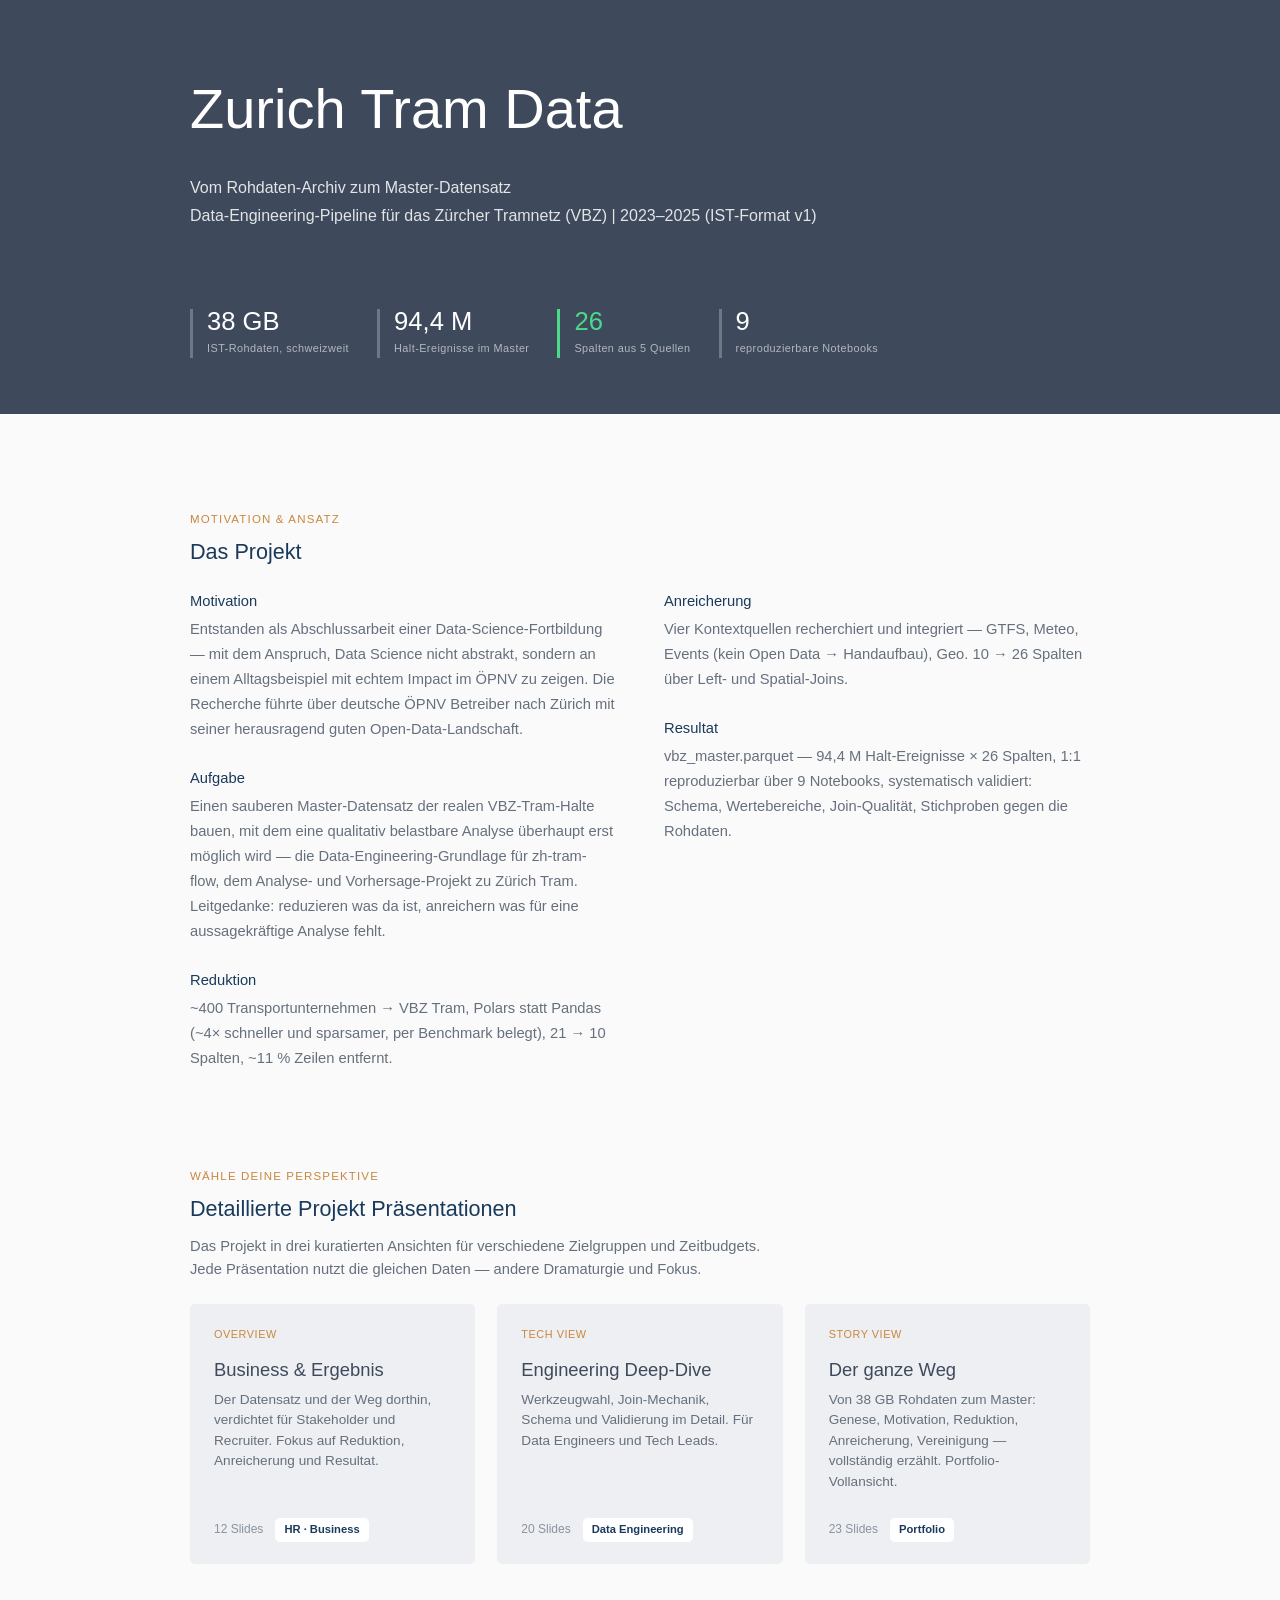
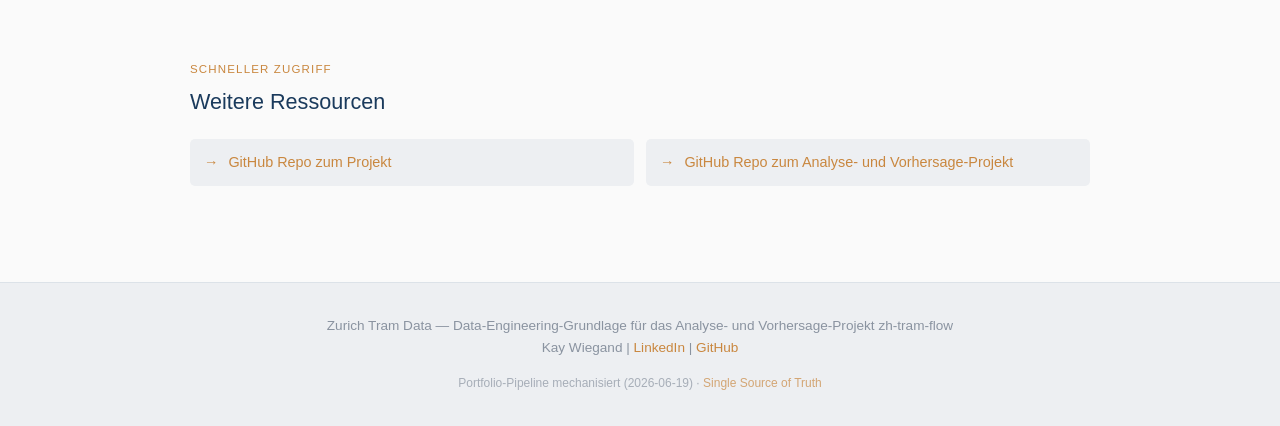
<file: public/index.html>
<!DOCTYPE html>
<!--
  ⚙️  GENERIERT von scripts/generate_index_from_portfolio.py aus public/md/portfolio.md.
  NICHT public/index.html direkt editieren — wird beim nächsten Lauf überschrieben.
  Layout + kuratierte Hub-Copy hier im Template ändern.
  Dynamische Werte ({{...}}) kommen aus portfolio.md (Name, Zeitraum, URLs).

  Farb-/Typo-Tokens kommen per <link> aus css/slides.css (selbe Datei wie die Slides,
  wird von generate_html_from_json.py bereits nach public/css/ kopiert) — ein Theme-
  Wechsel (--card/--card-border in slides.css) zieht damit Hub und Slides gleichzeitig.
-->
<html lang="de">
<head>
  <meta charset="UTF-8">
  <meta name="viewport" content="width=device-width, initial-scale=1.0">
  <title>Zurich Tram Data — Portfolio</title>
  <link rel="stylesheet" href="css/slides.css">
  <style>
    * { margin: 0; padding: 0; box-sizing: border-box; }
    html { scroll-behavior: smooth; }
    body {
      font-family: var(--font-ui);
      color: var(--ink); line-height: 1.6; background: #FAFAFA;
    }

    /* ─── Header ─────────────────────────────── */
    header {
      background: var(--ink);
      color: white; padding: 4rem 2rem 3.5rem;
    }
    .header-inner { max-width: 900px; margin: 0 auto; }
    header h1 { font-size: 3.5rem; font-weight: 100; margin-bottom: 1.35rem; }
    header .tagline  { font-size: 1rem; opacity: 0.85; margin-bottom: 0.15rem; }
    header .subtitle { font-size: 1rem; opacity: 0.85; margin-bottom: 0; }

    /* KPI-Reihe wie E1 im Slide-System: Border-Left-Akzent, kein Kasten */
    .kpi-row { display: flex; gap: 28px; flex-wrap: wrap; margin-top: 5rem; }
    .kpi { border-left: 3px solid rgba(255,255,255,0.25); padding-left: 14px; text-align: left; }
    .kpi .v { font-size: 1.6rem; font-weight: 500; color: #fff; line-height: 1; }
    .kpi .l { font-size: 0.68rem; color: rgba(255,255,255,0.6); letter-spacing: 0.04em; margin-top: 6px; }
    .kpi.positive { border-left-color: var(--color-kpi-positive); }
    .kpi.positive .v { color: var(--color-kpi-positive); }
    .kpi.negative { border-left-color: var(--color-kpi-negative); }
    .kpi.negative .v { color: var(--color-kpi-negative); }
    .kpi.warning { border-left-color: var(--color-kpi-warning); }
    .kpi.warning .v { color: var(--color-kpi-warning); }

    /* ─── Main rhythm ────────────────────────────
       First block ↔ header  ==  block ↔ block  ==  last block ↔ footer  ==  4rem */
    /* content-box: die Spalte bleibt 900px breit wie .header-inner,
       die 2rem Seitenrand kommen aussen drauf statt sie abzuziehen */
    main { max-width: 900px; margin: 0 auto; padding: 6rem 2rem 0; box-sizing: content-box; }
    section { margin-bottom: 6rem; }

    .section-label {
      font-size: 0.72rem; font-weight: 500; letter-spacing: 0.1em; text-transform: uppercase;
      color: var(--accent); margin-bottom: 0.6em;
    }
    h2 { font-size: 1.35rem; font-weight: 500; color: var(--navy); margin-bottom: 0.5rem; }
    .section-intro { font-size: 0.92rem; color: var(--ink-body); margin-bottom: 0.5rem; line-height: 1.6; }

    /* "Das Projekt" — zwei Spalten-Blöcke (Aufteilung kommt aus Python, linke Spalte
       immer >= rechte), jede Spalte stapelt ihre Items nach eigener Höhe statt
       CSS-Grid/Column-Balancing zu überlassen. */
    .about-grid {
      display: flex; gap: 3rem;
      margin-top: 1.2rem;
    }
    .about-col { flex: 1; min-width: 0; }
    @media (max-width: 760px) {
      .about-grid { flex-direction: column; gap: 0; }
    }
    .about-item {
      font-size: 0.92rem; color: var(--ink-body); line-height: 1.7;
      margin-bottom: 1.5rem;
    }
    .about-item:last-child { margin-bottom: 0; }
    /* Nur die Zwischenüberschrift (erstes Kind) wird block — inline <strong> im
       Fließtext (z.B. "Ja" als Betonung) bleibt normaler Fließtext. */
    .about-item > strong:first-child { display: block; color: var(--navy); font-weight: 500; margin-bottom: 0.2em; }

    /* ─── View Cards Grid (3 columns) — wie E2/E3 Karten: gefüllte Fläche, kein Rahmen ── */
    .view-grid {
      display: grid;
      grid-template-columns: 1fr 1fr 1fr;
      gap: 22px;
      margin-top: 1.4rem;
    }
    @media (max-width: 760px) {
      .view-grid { grid-template-columns: 1fr; }
    }

    .view-card {
      background: var(--card);
      padding: 22px 24px;
      border-radius: var(--radius-card);
      text-decoration: none; color: inherit;
      transition: background 0.15s, transform 0.15s;
      display: flex; flex-direction: column;
    }
    .view-card:hover { background: var(--card-border); transform: translateY(-2px); }

    .view-label {
      font-size: 0.68rem; font-weight: 500; letter-spacing: 0.05em; text-transform: uppercase;
      margin-bottom: 1em; color: var(--accent);
    }

    .view-card h3 { font-size: 1.15rem; font-weight: 500; color: var(--ink); margin-bottom: 6px; }
    .view-card .view-desc { font-size: 0.85rem; color: var(--ink-body); margin-bottom: 14px; line-height: 1.5; flex-grow: 1; }
    .view-meta { display: flex; gap: 12px; align-items: center; margin-top: 12px; flex-wrap: wrap; }
    .view-count { font-size: 0.75rem; color: var(--ink-soft); font-weight: 500; }
    .view-badge {
      font-size: 0.7rem; font-weight: 600; padding: 3px 9px; border-radius: var(--radius-box);
      background: #fff; color: var(--navy);
    }

    /* ─── Quick Links ─────────────────────────── */
    .links-section {
      padding: 0; margin-top: 1.2rem;
    }
    .links-grid {
      display: grid;
      grid-template-columns: repeat(auto-fit, minmax(180px, 1fr));
      gap: 12px;
    }
    .quick-link {
      display: flex; align-items: center; gap: 10px;
      padding: 12px 14px; border-radius: var(--radius-card);
      text-decoration: none; color: var(--accent);
      background: var(--bg-box-default);
      transition: background 0.15s, color 0.15s;
      font-size: 0.9rem; font-weight: 500;
    }
    .quick-link:hover { background: var(--card-border); color: var(--navy); }
    .quick-link::before { content: "→"; font-weight: 700; }

    /* ─── Footer ─────────────────────────── */
    footer {
      background: var(--bg-box-default); border-top: 1px solid var(--card-border);
      padding: 2rem; text-align: center; color: var(--ink-soft); font-size: 0.85rem;
      margin-top: 4rem;
    }
    footer a { color: var(--accent); text-decoration: none; }
    footer a:hover { text-decoration: underline; }
  </style>
</head>
<body>

<header>
  <div class="header-inner">
    <h1>Zurich Tram Data</h1>
    <p class="tagline">Vom Rohdaten-Archiv zum Master-Datensatz</p>
    <p class="subtitle">Data-Engineering-Pipeline für das Zürcher Tramnetz (VBZ) | 2023–2025 (IST-Format v1)</p>
    <div class="kpi-row">
      <div class="kpi">
        <div class="v">38 GB</div>
        <div class="l">IST-Rohdaten, schweizweit</div>
      </div>
      <div class="kpi">
        <div class="v">94,4 M</div>
        <div class="l">Halt-Ereignisse im Master</div>
      </div>
      <div class="kpi positive">
        <div class="v">26</div>
        <div class="l">Spalten aus 5 Quellen</div>
      </div>
      <div class="kpi">
        <div class="v">9</div>
        <div class="l">reproduzierbare Notebooks</div>
      </div>
    </div>
  </div>

    <!-- Cloudflare Web Analytics -->
    <script type='module' src='https://static.cloudflareinsights.com/beacon.min.js' data-cf-beacon='{"token": "ce9be745dac94b07af9e1746630147be"}'></script>
  <!-- End Cloudflare Web Analytics -->
</header>

<main>

  <!-- ─── Project Context ─────────────────────── -->
  <section>
    <div class="section-label">Motivation & Ansatz</div>
    <h2>Das Projekt</h2>
    <div class="about-grid">
      <div class="about-col">
        <div class="about-item"><strong>Motivation</strong>Entstanden als Abschlussarbeit einer Data-Science-Fortbildung — mit dem Anspruch, Data Science nicht abstrakt, sondern an einem Alltagsbeispiel mit echtem Impact im ÖPNV zu zeigen. Die Recherche führte über deutsche ÖPNV Betreiber nach Zürich mit seiner herausragend guten Open-Data-Landschaft.</div>
        <div class="about-item"><strong>Aufgabe</strong>Einen sauberen Master-Datensatz der realen VBZ-Tram-Halte bauen, mit dem eine qualitativ belastbare Analyse überhaupt erst möglich wird — die Data-Engineering-Grundlage für zh-tram-flow, dem Analyse- und Vorhersage-Projekt zu Zürich Tram. Leitgedanke: reduzieren was da ist, anreichern was für eine aussagekräftige Analyse fehlt.</div>
        <div class="about-item"><strong>Reduktion</strong>~400 Transportunternehmen → VBZ Tram, Polars statt Pandas (~4× schneller und sparsamer, per Benchmark belegt), 21 → 10 Spalten, ~11 % Zeilen entfernt.</div>
      </div>
      <div class="about-col">
        <div class="about-item"><strong>Anreicherung</strong>Vier Kontextquellen recherchiert und integriert — GTFS, Meteo, Events (kein Open Data → Handaufbau), Geo. 10 → 26 Spalten über Left- und Spatial-Joins.</div>
        <div class="about-item"><strong>Resultat</strong>vbz_master.parquet — 94,4 M Halt-Ereignisse × 26 Spalten, 1:1 reproduzierbar über 9 Notebooks, systematisch validiert: Schema, Wertebereiche, Join-Qualität, Stichproben gegen die Rohdaten.</div>
      </div>
    </div>
  </section>

  <!-- ─── Drei Portfolio-Views ─────────────────────── -->
  <section>
    <div class="section-label">Wähle deine Perspektive</div>
    <h2>Detaillierte Projekt Präsentationen</h2>
    <p class="section-intro">
      Das Projekt in drei kuratierten Ansichten für verschiedene Zielgruppen und Zeitbudgets.<br>
      Jede Präsentation nutzt die gleichen Daten — andere Dramaturgie und Fokus.
    </p>

    <div class="view-grid">
      <a href="overview.html" class="view-card overview">
        <div class="view-label">Overview</div>
        <h3>Business & Ergebnis</h3>
        <p class="view-desc">Der Datensatz und der Weg dorthin, verdichtet für Stakeholder und Recruiter. Fokus auf Reduktion, Anreicherung und Resultat.</p>
        <div class="view-meta">
          <span class="view-count">12 Slides</span>
          <span class="view-badge blue">HR · Business</span>
        </div>
      </a>
      <a href="techview.html" class="view-card techview">
        <div class="view-label">Tech View</div>
        <h3>Engineering Deep-Dive</h3>
        <p class="view-desc">Werkzeugwahl, Join-Mechanik, Schema und Validierung im Detail. Für Data Engineers und Tech Leads.</p>
        <div class="view-meta">
          <span class="view-count">20 Slides</span>
          <span class="view-badge dark">Data Engineering</span>
        </div>
      </a>
      <a href="storyview.html" class="view-card storyview">
        <div class="view-label">Story View</div>
        <h3>Der ganze Weg</h3>
        <p class="view-desc">Von 38 GB Rohdaten zum Master: Genese, Motivation, Reduktion, Anreicherung, Vereinigung — vollständig erzählt. Portfolio-Vollansicht.</p>
        <div class="view-meta">
          <span class="view-count">23 Slides</span>
          <span class="view-badge purple">Portfolio</span>
        </div>
      </a>
    </div>
  </section>

  <!-- ─── Quick Links ─────────────────────── -->
  <section>
    <div class="section-label">Schneller Zugriff</div>
    <h2>Weitere Ressourcen</h2>

    <div class="links-section">
      <div class="links-grid">
        <a href="https://github.com/kaywiegand/zh-tram-data" class="quick-link" target="_blank">GitHub Repo zum Projekt</a>
        <a href="https://github.com/kaywiegand/zh-tram-flow" class="quick-link" target="_blank">GitHub Repo zum Analyse- und Vorhersage-Projekt</a>
      </div>
    </div>
  </section>

</main>

<footer>
  <p>
    Zurich Tram Data — Data-Engineering-Grundlage für das Analyse- und Vorhersage-Projekt zh-tram-flow<br>
    Kay Wiegand |
    <a href="https://www.linkedin.com/in/kaywiegand/" target="_blank">LinkedIn</a> |
    <a href="https://github.com/kaywiegand" target="_blank">GitHub</a>
  </p>
  <p style="margin-top: 1rem; font-size: 0.75rem; opacity: 0.7;">
    Portfolio-Pipeline mechanisiert (2026-06-19) ·
    <a href="md/portfolio.md">Single Source of Truth</a>
  </p>
</footer>

</body>
</html>
</file>
<file: public/css/slides.css>
/* ============================================================
   Slide-System v2 — 12-Spalten-Raster, L1–L7 Layouts, E1–E17 Elemente
   Single source of truth for all Reveal.js presentations.
   Used by: overview.html · storyview.html · techview.html

   TO CHANGE THEME: edit only the :root variables below.
   All colors, fonts, and spacing cascade from there.
   Design-Spec: docs/styleguide-v2-source.html (Referenz, adoptiert aus css-style-guides/b/)
   ============================================================ */

/* ── Theme Variables (swap here to change theme) ────────── */
:root {
  /* Core palette */
  --navy:               #1a3a5c;   /* dark blue — headings, nav, dark surfaces */
  --accent:             #C9873F;   /* warm gold — one accent active per slide */
  --ink:                #3E4A5C;   /* strong text, card headings */
  --ink-body:           #66707D;   /* running body text */
  --ink-soft:           #8A93A0;   /* captions, muted labels */
  --positive:           #4C9C7B;   /* good news, success */
  --warning:            #d98a3d;   /* caution, amber states */
  --negative:           #c0392b;   /* problems, bad metrics */

  /* Title slide (on dark gradient background) */
  --color-title-text:   #ffffff;
  --color-title-sub:    rgba(255,255,255,0.78);
  --color-title-meta:   rgba(255,255,255,0.32);
  --color-kpi-positive: #4cd98a;   /* bright green on dark bg */
  --color-kpi-negative: #ff7a7a;   /* bright red on dark bg */
  --color-kpi-warning:  #ffc66d;   /* bright amber on dark bg */

  /* Card surfaces — Standard-Theme ist Blau-Grau (Kay-Entscheidung 2026-07-13).
     Swap diese zwei Variablen um zu retheme, Alternativen: Beige (#F3F1EC/#E4E0D6),
     Grün — siehe Styleguide §5. */
  --card:               #EDEFF2;
  --card-border:        #DCE2E8;

  /* Sentiment-tinted surfaces (boxes, facts) — default folgt --card, damit die zwei
     Swap-Variablen wirklich die ganze Palette bestimmen (Styleguide v2 §5) */
  --bg-box-default:     var(--card);
  --bg-box-positive:    #eef6f0;
  --bg-box-negative:    #fbeeec;
  --bg-box-warning:     #faf0e3;
  --bg-table-alt:       #F5F7F9;
  --bg-table-hl:        #eef6f0;

  /* Typography */
  --font-base-size:     17px;  /* exakt wie STYLEGUIDE.html .slide (Design-Spec, docs/styleguide-v2-source.html Z.42) */
  --font-ui:            -apple-system, BlinkMacSystemFont, "Segoe UI", sans-serif;

  /* Spacing — global corner radius (all rounded elements) */
  --radius-card:        5px;
  --radius-box:         5px;

  /* Raster (Styleguide v2 §2): Canvas 1024×720, Rand 56/56/40, feste Kopfzone 170px */
  --frame-side:         56px;
  --frame-bottom:       40px;
  --head-zone:          150px;
}

/* ── Base ─────────────────────────────────── */
/* font-family explizit setzen — sonst erbt .reveal Reveal.js' Theme-Font
   (theme/white.css: "Source Sans Pro", Helvetica, sans-serif). Diese Fonts
   laden kein echtes Weight-100-Schnitt, wodurch font-weight:100 (Title-Slide
   h2, siehe unten) CSS-seitig gesetzt aber optisch wirkungslos war — der
   Browser rundet auf die nächste tatsächlich geladene Schriftschnittstärke.
   --font-ui (System-Font-Stack, wie index-template.html) hat echte Thin-Schnitte. */
.reveal { font-size: var(--font-base-size); font-family: var(--font-ui); }
.reveal h1, .reveal h2, .reveal h3, .reveal h4 { text-transform: none; }
/* kein h1 mehr im Generator — Title-Slide nutzt jetzt render_head() wie jede andere Slide */
/* Kay 2026-07-14: h2 ist der technische Slide-Titel (Reihenfolge/Wegweiser), nicht die
   Kernbotschaft — deshalb klein. .lead/.statement tragen die eigentliche Botschaft und sind
   bewusst grösser (siehe dort). .title-slide/.closing h2 sind eigene, spezifischere Regeln
   weiter unten und bleiben von dieser Basisregel unberührt. */
.reveal h2 { font-size: 1.5em; color: var(--navy); margin: 0 0 0.4em; text-align: left; line-height: 1.3; font-weight: 300; font-family: var(--font-ui); }
.reveal .subline { font-size: 0.86em; color: var(--ink-body); font-weight: 200; letter-spacing: normal; margin-top: 0; margin-bottom: 0; max-width: 68ch; text-align: left; display: block; line-height: 1.5; }
.slide-kicker { font-size: 0.68em; font-weight: 100; letter-spacing: 0.1em; text-transform: uppercase; color: var(--accent); margin-bottom: 0.6em; display: block; text-align: left; }
.slide-subtitle { font-size: 0.84em; color: var(--ink-body); margin-top: -0.8em; margin-bottom: 1.4em; line-height: 1.5; }
.reveal p, .reveal li { color: var(--ink-body); line-height: 1.5; text-align: left; }
.reveal ul { margin: 0; padding-left: 1.1em; }
.reveal li { margin-bottom: 5px; font-size: 0.86em; }
.reveal strong { color: var(--ink); }
.reveal em { color: var(--accent); font-style: normal; font-weight: 600; }
.reveal .slide-number { display: none !important; }
.reveal img { max-width: 100%; border-radius: var(--radius-card); }

/* Content slides: fixed 56/56/40 frame around the content, so every slide sits
   in the same canvas position regardless of what's inside (Styleguide v2 §2). */
.reveal .slides > section { text-align: left; padding: var(--frame-side) var(--frame-side) var(--frame-bottom); box-sizing: border-box; height: 100%; }
/* display:flex nur auf der aktiven Slide setzen — sonst überschreibt es Reveal.js'
   eigenes display:none für inaktive Slides und alle Slides werden gleichzeitig sichtbar.
   !important nötig, weil Reveal.js beim Wechsel display:block INLINE auf die aktive
   Slide setzt (per JS) — das schlägt jede normale Stylesheet-Regel, exakt das gleiche
   Problem, das .title-slide/.closing weiter unten schon mit !important lösen. */
.reveal .slides > section.present { display: flex !important; flex-direction: column; }
.reveal .slides > section.title-slide,
.reveal .slides > section.closing { text-align: center; }
/* Head zone: kicker + h2 + subline stack naturally at the top of .slide-head, which
   reserves the fixed 170px zone — subline always sits directly under the title,
   regardless of title length (was previously min-height on h2 alone, which pushed
   subline down towards the content zone instead of anchoring it to the title).
   flex:0 0 var(--head-zone) statt min-height — exakt wie STYLEGUIDE.html .head
   (flex:0 0 170px): eine STARRE Höhe, die nie wächst. min-height hätte die Zone bei
   zweizeiligen Titeln wachsen lassen, wodurch die Content-Zone pro Slide
   unterschiedlich hoch startete (Kay-Feedback: "springt immer noch"). Konsequenz:
   Titel/Subline müssen in 170px passen (Typografie ist dafür ausgelegt, siehe
   Styleguide-Spec "hält auch zweizeilig in der 170px-Kopfzone") — kein Überlauf-Fallback. */
.slide-head { flex: 0 0 var(--head-zone); overflow: hidden; }
/* Elemente schrumpfen auf ihren Inhalt und zentrieren sich als Gruppe vertikal in der
   Inhaltszone (Styleguide v2 Prinzip 3) — einzige Ausnahme ist E1 KPI-Reihe (volle Höhe).
   Trennlinie sitzt hier (nicht an .subline), damit sie an derselben Stelle steht, egal
   ob eine Subline vorhanden ist oder nicht. */
.content-zone { flex: 1; display: flex; flex-direction: column; justify-content: center; min-height: 0; border-top: 1px solid #f5f5f5; }

/* Tables: no cell borders, rounded header row (border-collapse: separate) */
.reveal table { width: 100%; border-collapse: separate; border-spacing: 0; font-size: 0.82em; margin: 0.4em 0; }
.reveal table th { background: var(--navy); color: #fff; padding: 7px 10px; text-align: left; font-weight: 600; }
.reveal table thead th:first-child { border-top-left-radius: var(--radius-card); }
.reveal table thead th:last-child  { border-top-right-radius: var(--radius-card); }
.reveal table td { padding: 7px 10px; vertical-align: top; }
.reveal table tr:nth-child(even) td { background: var(--bg-table-alt); }
tr.hl td { background: var(--bg-table-hl) !important; font-weight: 600; }
.caption { font-size: 0.63em; color: var(--ink-soft); margin-top: 4px; text-align: center; font-style: italic; }

/* ── Nav bar ──────────────────────────────────── */
#nav {
  position: fixed; top: 0; left: 0; right: 0; height: 34px;
  background: var(--navy); display: none;
  z-index: 9999; padding: 0 14px; gap: 0;
}
#nav .chs { display: flex; flex: 1; gap: 2px; }
#nav .ch { flex: 1; text-align: center; font-size: 10px; font-family: var(--font-ui); font-weight: 600; color: rgba(255,255,255,0.4); padding: 5px 3px; cursor: pointer; border-radius: 3px; transition: all 0.18s; line-height: 1.3; overflow: hidden; text-overflow: ellipsis; white-space: nowrap; }
#nav .ch .n { display: block; font-size: 7px; letter-spacing: 0.1em; text-transform: uppercase; opacity: 0.55; margin-bottom: 1px; }
#nav .ch:hover { color: rgba(255,255,255,0.78); background: rgba(255,255,255,0.08); }
#nav .ch.active { color: #fff; background: rgba(201,135,63,0.5); }
#nav .ch.done { color: rgba(255,255,255,0.52); }
.reveal .controls { display: none !important; }
.reveal .progress { display: none !important; }

/* ── Slide ticks ──────────────────────────────── */
#slideticks {
  position: fixed;
  bottom: 12px;
  left: 0; right: 0;
  height: 60px;
  display: flex;
  align-items: flex-end;
  justify-content: space-between;
  padding: 0 130px;
  z-index: 9998;
  pointer-events: none;
}
.stk-wrap {
  position: relative;
  display: flex;
  flex-direction: column;
  align-items: center;
  gap: 3px;
  flex-shrink: 0;
  width: 22px;
  cursor: pointer;
  pointer-events: auto;
}
/* Large invisible click target around each tick (does not shift layout) */
.stk-wrap::before {
  content: "";
  position: absolute;
  left: 50%; transform: translateX(-50%);
  width: 36px; top: -16px; bottom: -6px;
}
/* Chapter label above the tick line — transparent by default */
.stk-ch-label {
  display: block;
  height: 11px;
  line-height: 11px;
  font-size: 8px;
  font-family: var(--font-ui);
  color: transparent;
  white-space: nowrap;
  max-width: 86px;
  overflow: hidden;
  text-overflow: ellipsis;
  text-align: left;
  letter-spacing: 0.02em;
  transition: color 0.18s, font-weight 0.18s;
  align-self: flex-start;
  margin-left: 50%;   /* label starts at tick center */
}
.stk {
  width: 1px;
  height: 11px;  /* regular = half of chapter tick */
  background: rgba(26, 58, 92, 0.2);
  border-radius: 1px;
  transition: background 0.18s, width 0.12s, height 0.12s;
}
.stk-num {
  font-size: 10px;
  line-height: 1;
  color: rgba(26, 58, 92, 0.3);
  font-family: var(--font-ui);
  font-variant-numeric: tabular-nums;
  transition: color 0.18s;
}
.stk-wrap.stk-past .stk     { background: rgba(26, 58, 92, 0.5); }
.stk-wrap.stk-past .stk-num { color: rgba(26, 58, 92, 0.5); }
.stk-wrap.stk-current .stk     { background: var(--navy); width: 2px; height: 28px; }
.stk-wrap.stk-current .stk-num { color: var(--navy); font-weight: 700; }
/* Chapter start ticks: taller + visible label */
.stk-wrap.stk-chapter .stk-ch-label       { color: rgba(26, 58, 92, 0.32); }
.stk-wrap.stk-chapter .stk                { height: 26px; }
.stk-wrap.stk-chapter.stk-current .stk-ch-label { color: var(--navy); font-weight: 700; }
/* Light hover on marker + number */
.stk-wrap:hover .stk     { background: rgba(26, 58, 92, 0.6); }
.stk-wrap:hover .stk-num { color: rgba(26, 58, 92, 0.7); }

/* ── Prev / next arrows (flank the tick bar) ───── */
.nav-arrow {
  position: fixed;
  bottom: 12px;
  height: 60px;
  width: 60px;
  display: flex;
  align-items: center;
  justify-content: center;
  z-index: 9999;
  cursor: pointer;
  pointer-events: auto;
  font-size: 40px;
  font-weight: 700;
  line-height: 1;
  color: rgba(26, 58, 92, 0.55);
  user-select: none;
  padding: 0;
  transition: color 0.18s;
}
.nav-arrow:hover { color: var(--navy); }
#nav-prev { left: 16px; }
#nav-next { right: 16px; }
.nav-arrow.nav-hidden { display: none; }

/* ── Left nav — Xusni-style (Variant B) ─────────── */
#leftnav {
  position: fixed;
  left: 14px;
  top: 50%;
  transform: translateY(-50%);
  z-index: 9998;
  display: flex;
  flex-direction: column;
  padding: 16px 0;
  border-left: 1px solid rgba(26, 58, 92, 0.1);
}
.ln-item {
  display: flex;
  align-items: center;
  gap: 6px;
  height: 9px;
  cursor: pointer;
  padding-left: 4px;
}
.ln-item.ln-chapter          { height: 20px; margin-top: 8px; }
.ln-item.ln-chapter:first-child { margin-top: 0; }
.ln-tick {
  width: 5px;
  height: 1px;
  background: rgba(26, 58, 92, 0.18);
  flex-shrink: 0;
  transition: width 0.18s, height 0.18s, background 0.18s;
}
.ln-item.ln-chapter  .ln-tick { width: 9px; background: rgba(26, 58, 92, 0.28); }
.ln-item.ln-past     .ln-tick { background: rgba(26, 58, 92, 0.42); }
.ln-item.ln-current  .ln-tick { width: 16px; height: 2px; background: var(--accent); }
.ln-item:hover       .ln-tick { background: var(--accent); }
.ln-label {
  font-size: 7px;
  color: rgba(26, 58, 92, 0.3);
  font-family: var(--font-ui);
  white-space: nowrap;
  letter-spacing: 0.08em;
  text-transform: uppercase;
  max-width: 110px;
  overflow: hidden;
  text-overflow: ellipsis;
  transition: color 0.18s, font-weight 0.18s;
}
.ln-item.ln-current .ln-label { color: var(--accent); font-weight: 700; letter-spacing: 0.04em; }
.ln-item:hover      .ln-label { color: var(--accent); }

/* ── Nav variant toggle ──────────────────────────── */
body:not(.nav-left) #leftnav                { display: none !important; }
body.nav-left       #slideticks             { display: none !important; }
body.nav-left       #progress-track        { display: none !important; }

/* ── Custom progress bar ──────────────────────── */
#progress-track {
  position: fixed;
  bottom: 0;
  left: 130px; right: 130px;
  height: 10px;
  background: rgba(26, 58, 92, 0.1);
  z-index: 9997;
}
#progress-fill {
  height: 100%;
  background: var(--navy);
  width: 0%;
  transition: width 0.25s ease;
}

/* ── Nav inverted (on dark title / closing slides) ── */
body.nav-invert .stk                              { background: rgba(255,255,255,0.4); }
body.nav-invert .stk-num                          { color: rgba(255,255,255,0.55); }
body.nav-invert .stk-wrap.stk-past .stk           { background: rgba(255,255,255,0.6); }
body.nav-invert .stk-wrap.stk-past .stk-num       { color: rgba(255,255,255,0.6); }
body.nav-invert .stk-wrap.stk-current .stk        { background: #fff; }
body.nav-invert .stk-wrap.stk-current .stk-num    { color: #fff; }
body.nav-invert .stk-wrap.stk-chapter .stk-ch-label              { color: rgba(255,255,255,0.55); }
body.nav-invert .stk-wrap.stk-chapter.stk-current .stk-ch-label  { color: #fff; }
body.nav-invert .stk-wrap:hover .stk              { background: #fff; }
body.nav-invert .stk-wrap:hover .stk-num          { color: #fff; }
body.nav-invert .nav-arrow                        { color: rgba(255,255,255,0.55); }
body.nav-invert .nav-arrow:hover                  { color: #fff; }
body.nav-invert #progress-track                   { background: rgba(255,255,255,0.2); }
body.nav-invert #progress-fill                    { background: #fff; }

/* ── Title slide — gleiche Kopfzone/Content-Zone-Struktur wie jede andere Slide,
   nur Farben invertiert (dunkler Hintergrund, helle Schrift). Kein Sonderlayout mehr. */
.title-slide { display: flex !important; flex-direction: column; text-align: center; }
/* Gleiche Größen wie header h1/.tagline in index-template.html (3.5rem/1rem bei 16px
   Basis) — umgerechnet auf die 17px-Slide-Basis: 56px/17=3.29em, 16px/17=0.94em. */
.title-slide h2 { font-size: 3.29em; font-weight: 100; color: #fff; letter-spacing: -0.01em; }
.title-slide .subline { font-size: 0.94em; color: rgba(255,255,255,0.78); }
.title-slide .content-zone,
.closing .content-zone { border-top-color: rgba(255,255,255,0.15); }
/* KPI-Reihe wie E1 im Slide-System: Border-Left-Akzent statt Box-Pille */
.title-slide .kpi-row { display: flex; gap: 28px; justify-content: center; }
.title-slide .kpi { border-left: 3px solid rgba(255,255,255,0.25); padding-left: 14px; text-align: left; }
.title-slide .kpi .v { font-size: 1.8em; font-weight: 500; color: var(--color-title-text); line-height: 1; }
.title-slide .kpi .l { font-size: 0.62em; color: rgba(255,255,255,0.6); margin-top: 6px; line-height: 1.4; }
.title-slide .kpi.red   { border-left-color: var(--color-kpi-negative); }
.title-slide .kpi.amber { border-left-color: var(--color-kpi-warning); }
.title-slide .kpi.green { border-left-color: var(--color-kpi-positive); }
/* Start-CTA: nutzt .closing-links als Wrapper (gleiche Skalierung), nur der margin-top ist eigen */
.title-cta { margin-top: 2.4em; }
/* View-Teaser: automatisch aus hub.view_cards[view], sitzt zwischen KPI-Reihe und
   Start-CTA — derselbe Text, den die Hub-Karte für diese View zeigt. */
.view-teaser { margin-top: 2em; text-align: center; }
.view-teaser-heading { font-size: 0.85em; font-weight: 500; color: var(--accent); text-transform: uppercase; letter-spacing: 0.05em; margin-bottom: 0.5em; }
.title-slide .view-teaser-desc { font-size: 0.88em; color: rgba(255,255,255,0.75); max-width: 52ch; margin: 0 auto; line-height: 1.5; }
.title-cta .c-link { cursor: pointer; }
.title-slide .kpi.red   .v { color: var(--color-kpi-negative); }
.title-slide .kpi.amber .v { color: var(--color-kpi-warning); }
.title-slide .kpi.green .v { color: var(--color-kpi-positive); }
.title-slide .meta { color: var(--color-title-meta); font-size: 0.68em; margin-top: 2em; }

/* ── Title-Slide L6-Experiment (Versuch, aktuell nur zh-tram-data/storyview) ──
   Bewusst eigenes Markup statt render_head()/.slide-head — das L6-Layout spannt
   die GANZE Slide-Höhe als Zeile auf, nicht Kopfzone+Content-Zone übereinander,
   die starre 150px-Kopfzonen-Regel passt hier nicht (gleiche Ausnahme-Logik wie
   bei .chart-cols, siehe dort). */
/* L6-Experiment v2: Titel/Subline sitzen jetzt in der normalen Kopfzone
   (render_head(), Standard-.slide-head) — .title-split ist nur noch der
   Wrapper für die zweispaltige Content-Zone (Teaser+Start links, KPI-Row rechts). */
.title-split-cols { display: flex; align-items: center; gap: 48px; height: 100%; text-align: left; }
.title-split-left { flex: 0 0 33.33%; display: flex; flex-direction: column; justify-content: center; }
.title-split-left .view-teaser { text-align: left; margin-top: 0; }
.title-split-left .view-teaser-desc { margin: 0; max-width: none; }
.title-split-left .closing-links { justify-content: flex-start; }
.title-split-right { flex: 1; display: flex; align-items: center; justify-content: center; }
/* Bei 4 KPIs mit längeren Labels reicht die Breite der rechten Spalte nicht immer für
   eine Reihe — nowrap (Standard bei .kpi-row) hätte den Wert selbst mitten im Text
   umgebrochen. Wrap erlauben, dann geht's als 2×2 auf statt Text zu quetschen. */
/* Grid statt Flex-Wrap: flex-wrap bricht "greedy" um (so viele wie in eine
   Zeile passen, z.B. 3+1) — Grid mit auto-fit erzwingt ein sauberes 2×2,
   sobald 4 KPIs nicht mehr in eine Reihe passen (Kay: "2 Reihen 2 Spalten"). */
.title-split-right .kpi-row {
  display: grid;
  grid-template-columns: repeat(auto-fit, minmax(190px, max-content));
  justify-content: center;
  gap: 1.6em 28px;
  /* Als Flex-Kind hat der Grid-Container sonst keine echte Breite, gegen die
     auto-fit rechnen kann — kollabiert dann auf 1 Spalte statt 2. */
  width: 100%;
}

/* ── Layout ───────────────────────────────────── */
.cols { display: flex; gap: 26px; align-items: flex-start; }
.cols > div { flex: 1; }
.w60 { flex: 1.5 !important; } .w40 { flex: 0.67 !important; }
.w55 { flex: 1.2 !important; } .w45 { flex: 0.9 !important; }
.w50 { flex: 1 !important; }

/* ── 12-Spalten-Grid (Styleguide v2 §2/§6) ──────
   Utility für Elemente, die sich über L1–L7 verteilen. Spans per Inline-Style
   (grid-template-columns/gap) aus dem Generator, Grundverhalten hier. ── */
.g12 { display: grid; grid-template-columns: repeat(12, 1fr); align-items: center; }
.g12.top { align-items: flex-start; }

/* ── Boxes ────────────────────────────────────── */
.box { background: var(--bg-box-default); padding: 9px 13px; border-radius: var(--radius-box); margin: 7px 0; font-size: 0.85em; line-height: 1.6; color: var(--ink-body); }
.box.red   { background: var(--bg-box-negative); }
.box.green { background: var(--bg-box-positive); }
.box.amber { background: var(--bg-box-warning); }

/* ── E1 — KPI-Reihe (figures) ───────────────────
   flex+center statt grid(4) — sonst wirkt eine Reihe mit weniger als 4 Werten
   linksbündig statt als zentrierte Gruppe (gleiches Muster wie .title-slide .kpi-row). */
.metric-row { display: flex; justify-content: center; gap: 24px; }
.metric { border-left: 3px solid var(--card-border); padding-left: 18px; text-align: left; display: flex; flex-direction: column; justify-content: center; }
.metric .val { font-size: 2em; font-weight: 600; color: var(--ink); line-height: 1; }
.metric .lbl { font-size: 0.62em; color: var(--ink-soft); margin-top: 8px; line-height: 1.4; }
.metric.good .val { border-left-color: var(--positive); }
.metric.good .val { color: var(--positive); }
.metric.good { border-left-color: var(--positive); }
.metric.warn { border-left-color: var(--warning); }
.metric.warn .val { color: var(--warning); }
.metric.bad  { border-left-color: var(--negative); }
.metric.bad  .val { color: var(--negative); }

/* ── Agenda / Inhalt slide — einfach L6 (4+8, Gap 24px) ──
   Kay-Feedback 2026-07-22: "mach doch einfach L6 Schmal+Breit" statt eigener
   36%/Gap-Tuning-Werte und Wrapper-Konstruktion — Titel-Block links (span 4,
   linksbündig), Aufzählung rechts (span 8, linksbündig). Grid statt Flex, damit
   Gap und Spans exakt wie beim generischen .g12-Grid rechnen (Flex-Basis in %
   plus Gap hätte über 100% hinaus überlaufen). margin: auto 0 zentriert den
   Block vertikal in der Section (kein .content-zone-Wrapper hier, siehe Generator). */
.agenda-cols { display: grid; grid-template-columns: repeat(12, 1fr); gap: 24px; align-items: center; margin: auto 0; }
.agenda-head { grid-column: span 4; }
.agenda-head .subline { margin-bottom: 0; }
/* justify-self: center statt einer eigenen Wrapper-Konstruktion (Kay-Feedback
   2026-07-22, zweite Runde) — reines Grid-Item-Alignment, keine zusätzliche HTML-
   Ebene. .agenda-list schrumpft dadurch auf Inhaltsbreite und zentriert sich als
   EIN Block im 8-Spalten-Bereich; die Items selbst bleiben untereinander linksbündig
   (align-items:stretch default auf dem intern flex-column .agenda-list). */
.agenda-list { grid-column: span 8; justify-self: center; display: flex; flex-direction: column; }
/* L1-Agenda-Variante: Liste horizontal zentrieren statt volle Breite zu füllen
   (vertikale Zentrierung kommt bereits von .content-zone). align-self statt
   margin:auto, weil .agenda-list in .content-zone (flex-column) sitzt. */
.agenda-list-center { flex: 0 0 auto; align-self: center; }
.agenda-list .ag-item { display: flex; align-items: baseline; gap: 14px; padding: 7px 0; }
.agenda-list .ag-num { color: var(--accent); font-weight: 700; font-size: 0.85em; min-width: 1.5em; font-variant-numeric: tabular-nums; }
.agenda-list .ag-label { color: var(--navy); font-weight: 600; font-size: 0.98em; }
.agenda-list .ag-sub { color: var(--ink-body); font-size: 0.8em; line-height: 1.4; margin: 0 0 2px 1.5em; padding-left: 14px; }
.agenda { display: flex; flex-direction: column; gap: 4px; }
.agenda .agenda-item { display: flex; align-items: baseline; gap: 14px; padding: 6px 0; }
.agenda .num { color: var(--accent); font-weight: 700; font-size: 0.85em; min-width: 1.5em; }
.agenda .label { color: var(--navy); font-weight: 600; font-size: 0.98em; }

/* ── Fact + text rows (figures_with_context, scenarios) ── */
.kv-list { display: flex; flex-direction: column; gap: 10px; }
.kv-row { display: flex; gap: 12px; align-items: stretch; }
.kv-fact { flex: 0 0 118px; background: var(--card); border-radius: var(--radius-card); padding: 10px 10px; text-align: left; display: flex; flex-direction: column; align-items: flex-start; justify-content: center; }
.kv-fact .fv { font-size: 1.55em; font-weight: 700; color: var(--ink); line-height: 1; }
.kv-fact .fl { font-size: 0.6em; color: var(--ink-soft); margin-top: 5px; line-height: 1.4; }
.kv-fact.red   .fv { color: var(--negative); }
.kv-fact.green .fv { color: var(--positive); }
.kv-fact.amber .fv { color: var(--warning); }
.kv-text { flex: 1; background: var(--bg-box-default); border-radius: var(--radius-card); padding: 10px 14px; font-size: 0.82em; color: var(--ink-body); line-height: 1.55; display: flex; align-items: center; }
/* Title/Copy gestapelt (E-Szenarien) statt inline mit "—" — eigener Block, damit er nicht vom
   äusseren .kv-text flex-row-Verhalten erfasst wird. */
.kv-text-stack { display: block; }
.kv-title { font-weight: 700; color: var(--ink); }
.kv-copy { color: var(--ink-body); margin-top: 0.2em; }

/* ── Myth-busting (contrasts) ─────────────────── */
.myth-rows { display: flex; flex-direction: column; gap: 24px; margin-top: 0.6em; }
.myth-row-pair { display: flex; gap: 10px; align-items: stretch; }
.myth-assume { background: var(--bg-box-negative); border-radius: var(--radius-box); padding: 12px 14px; color: #6a1414; }
.myth-finding { background: var(--bg-box-positive); border-radius: var(--radius-box); padding: 12px 14px; color: #1a4a2e; }
/* Box-Titel (wie pf-title) + Icon mit Abstand zum Text */
.myth-label { display: block; font-size: 0.68em; font-weight: 700; text-transform: uppercase; letter-spacing: 0.08em; margin-bottom: 7px; }
.myth-assume .myth-label { color: var(--negative); }
.myth-finding .myth-label { color: var(--positive); }
.myth-assume .myth-label::before { content: "✗  "; }
.myth-finding .myth-label::before { content: "✓  "; }
.myth-text { font-size: 0.8em; line-height: 1.5; }
.myth-row-pair .myth-assume { flex: 1; margin: 0; }
.myth-row-pair .myth-arrow { display: flex; align-items: center; color: var(--accent); font-size: 1.3em; flex-shrink: 0; padding: 0 2px; }
.myth-row-pair .myth-finding { flex: 1; margin: 0; }

/* ── Variant badge ────────────────────────────── */
.var-badge { display: inline-block; font-size: 0.65em; font-weight: 700; letter-spacing: 0.1em; text-transform: uppercase; background: var(--accent); color: #fff; border-radius: var(--radius-box); padding: 2px 9px; margin-bottom: 6px; }
.var-badge.v2 { background: var(--navy); }

/* ── E7 — Steps (process steps) ───────────────── */
.steps { display: grid; gap: 20px; margin: 10px 0 0; }
.step { position: relative; padding-top: 2.6em; padding-left: 20px; text-align: left; border-left: 1px solid var(--card-border); }
.step .sn { position: absolute; top: 0; left: 18px; width: 1.8em; height: 1.8em; border-radius: 50%; background: var(--navy); color: #fff; font-size: 0.8em; font-weight: 800; display: flex; align-items: center; justify-content: center; line-height: 1; }
.step .sl { font-size: 0.85em; font-weight: 700; color: var(--ink); margin-bottom: 0.3em; text-transform: none; letter-spacing: normal; display: block; }
.step p { font-size: 0.72em; color: var(--ink-body); margin: 0; line-height: 1.5; text-align: left; }

/* ── E8 — Timeline (vertical, connecting line) ── */
.timeline { position: relative; display: flex; flex-direction: column; gap: 20px; padding-left: 4px; }
.timeline::before { content: ""; position: absolute; left: 28px; top: -50px; bottom: -50px; width: 1px; background: var(--card-border); }
.tl-item { position: relative; display: flex; gap: 18px; align-items: flex-start; z-index: 1; }
.tl-num { width: 44px; height: 44px; border-radius: 11px; background: #fff; border: 2px solid var(--accent); display: flex; align-items: center; justify-content: center; font-weight: 800; font-size: 0.85em; color: var(--accent); flex: none; }
.tl-item h4 { font-size: 0.88em; font-weight: 700; margin: 0 0 0.25em; color: var(--ink); }
.tl-item p { font-size: 0.76em; color: var(--ink-body); margin: 0; line-height: 1.5; }
.tl-item.climax .tl-num { background: var(--positive); border-color: var(--positive); color: #fff; }
.tl-item.climax h4 { color: var(--positive); }
.tl-item.negative .tl-num { background: var(--negative); border-color: var(--negative); color: #fff; }
.tl-item.negative h4 { color: var(--negative); }
.tl-item.warning .tl-num { background: var(--warning); border-color: var(--warning); color: #fff; }
.tl-item.warning h4 { color: var(--warning); }

/* ── E9 — Horizontale Timeline ─────────────────── */
.h-timeline { display: flex; flex-direction: column; gap: 20px; }
.ht-line-row { position: relative; display: flex; }
.ht-line-row::before { content: ""; position: absolute; top: 7px; left: 0; right: 0; height: 1px; background: var(--card-border); }
.ht-dot-wrap { flex: 1; display: flex; justify-content: center; }
.ht-dot { width: 14px; height: 14px; border-radius: 50%; background: var(--navy); position: relative; z-index: 1; }
.ht-labels { display: flex; }
.ht-label { flex: 1; text-align: center; padding: 0 10px; }
.ht-label h4 { font-size: 0.85em; font-weight: 700; margin: 0 0 0.35em; color: var(--ink); }
.ht-label p { font-size: 0.8em; color: var(--ink-body); margin: 0; line-height: 1.5; }

/* ── Hero number ──────────────────────────────── */
.hero { text-align: center; margin: 0.5em 0 0.6em; }
.hero .hv { font-size: 3.2em; font-weight: 700; color: var(--positive); line-height: 1; }
.hero .hl { font-size: 0.76em; color: var(--ink-body); margin-top: 5px; line-height: 1.5; }

/* ── Recommendation cards ─────────────────────── */
.reco-grid { display: grid; grid-template-columns: repeat(2, 1fr); gap: 22px; margin-top: 10px; }
/* Im 50/50-Cols-Layout (Reco-Card neben Hinweis-Box, Kay-Feedback 2026-07-21: "gleiche
   Top haben") würde der Standard-margin-top die Reco-Card gegenüber der Box im Nachbar-
   .w50 nach unten verschieben — hier auf 0, da .cols selbst schon die Abstände regelt. */
.cols .reco-grid { margin-top: 0; }
.reco { background: var(--card); border-radius: var(--radius-card); padding: 18px 22px; }
.reco .rn { font-size: 0.68em; font-weight: 500; letter-spacing: 0.05em; text-transform: uppercase; color: var(--accent); margin-bottom: 1em; }
.reco strong { display: block; font-size: 0.88em; color: var(--ink); margin-bottom: 7px; line-height: 1.35; }
.reco ul { list-style: none; padding-left: 0; margin: 0; }
.reco li { font-size: 0.82em; color: var(--ink-body); margin-bottom: 4px; }

/* ── E2/E3 — Karten (sections, tools) ─────────── */
.pf-grid { display: grid; grid-template-columns: repeat(2, 1fr); gap: 28px; margin-top: 0.7em; }
.pf-grid.top { align-items: flex-start; }
.pf-card { background: var(--card); border-radius: var(--radius-card); padding: 22px 24px; }
/* Optionales highlight: true (item-level, siehe "sections" in generate_html_from_json.py) —
   sanfter blauer Ton statt des neutralen Grau, für eine einzelne hervorzuhebende Card. */
.pf-card.highlight { background: rgba(26,58,92,0.07); border: 1px solid rgba(26,58,92,0.16); }
.pf-card.highlight .pf-title { color: var(--navy); }
.pf-card .pf-title { font-size: 0.68em; font-weight: 500; letter-spacing: 0.05em; text-transform: uppercase; color: var(--accent); margin-bottom: 1em; }
/* Optionale Zweitzeile unter dem Karten-Titel (Kay-Feedback 2026-07-21), z.B.
   "Betrachtung Jahre, Quartale und Monate" unter "Langfristige Zeitebene". */
.pf-card .pf-sub { font-size: 0.85em; font-weight: 600; color: var(--ink); margin: -0.6em 0 0.8em; }
.pf-card p { font-size: 0.82em; color: var(--ink-body); line-height: 1.5; margin: 0; }
.pf-card ul { padding-left: 1em; margin: 0; }
.pf-card li { font-size: 0.81em; color: var(--ink-body); margin-bottom: 4px; line-height: 1.5; }
/* Nummern-Badge vor dem Section-Label (sections numbered: true) */
.pf-num { display: inline-flex; align-items: center; justify-content: center; width: 1.5em; height: 1.5em; border-radius: 50%; background: var(--accent); color: #fff; font-size: 0.85em; margin-right: 0.5em; vertical-align: middle; }
/* Text-Variante (sections layout: text) — Label + Punkte als zweispaltiger Fließtext */
.sec-text { column-count: 2; column-gap: 2.4em; margin-top: 0.7em; }
/* Nach einer Karten-Reihe (.pf-grid) braucht der Text mehr Abstand — gleiches
   Muster wie bei KPI-Row/Tabelle/Steps + folgendem Statement. */
.reveal .pf-grid + .sec-text { margin-top: 2em; }
.sec-text-block { break-inside: avoid; margin-bottom: 0.9em; font-size: 0.85em; line-height: 1.5; color: var(--ink-body); }
.sec-text-label { display: block; font-weight: 700; color: var(--accent); text-transform: uppercase; font-size: 0.82em; letter-spacing: 0.05em; margin-bottom: 2px; }

/* Einzelne Box neben einem Ring (Kay-Feedback 2026-07-22) — die Box füllt sonst die
   ganze .w50-Spalte, Textzeilen laufen zu lang. margin:0 5em zieht sie auf lesbare
   Zeilenlänge zusammen, ohne die Spaltenbreite selbst (und damit die Ring-Zentrierung
   daneben) anzufassen. */
.box-narrow .box-grid { margin: 0 5em; }

/* ── E4 — Rings (Donut-Ringe, nur echte Anteile) ── */
.rings { display: grid; gap: 28px; justify-items: center; align-items: center; }
.ring-wrap { text-align: center; }
.ring { width: 132px; height: 132px; border-radius: 50%; margin: 0 auto 14px; display: flex; align-items: center; justify-content: center; }
.ring-inner { width: 126px; height: 126px; border-radius: 50%; background: #fff; display: flex; align-items: center; justify-content: center; font-weight: 100; font-size: 2em; color: var(--ink); }
/* Label global so klein/dezent wie .metric .lbl in der KPI-Reihe (Kay-Feedback 2026-07-23:
   erst nur auf .combo gescoped, jetzt bewusst global — Ring-/Value-Peer-Beschriftung soll
   überall einheitlich klein sein, nicht nur neben einer KPI-Reihe). */
.ring-wrap .l { font-size: 0.62em; font-weight: 400; color: var(--ink-soft); margin-top: 8px; line-height: 1.4; }

/* ── E5 — Ring + Value (gleichwertig nebeneinander) ── */
.combo { display: grid; gap: 28px; justify-items: center; align-items: center; }
.value-peer { text-align: center; }
.value-peer .v { font-size: 2em; font-weight: 500; color: var(--ink); line-height: 1; }
.value-peer .l { font-size: 0.62em; font-weight: 400; color: var(--ink-soft); margin-top: 8px; line-height: 1.4; }

/* ── E6 — Box-Grid (3 neutral + 1 hervorgehoben) ── */
.box-grid { display: grid; grid-template-columns: repeat(2, 1fr); gap: 22px; }
.box-item { border: 1px solid var(--card-border); border-left: 3px solid var(--ink); border-radius: var(--radius-box); padding: 18px 22px; font-size: 0.85em; font-weight: 400; line-height: 1.5; color: var(--ink); }
.box-item strong { font-weight: 700; }
.box-item.highlight { border: 1.5px solid var(--accent); border-left: 1.5px solid var(--accent); }
/* Echte Aufzählung innerhalb einer Box (Kay-Feedback 2026-07-21), z.B. Airline-Namen
   statt Fließtext — Browser-Default-Margins zurückgesetzt, Marker bleiben sichtbar. */
/* display:block nötig — Reveal.js' Basis-Theme setzt <ul> auf inline-block, was hier
   (Liste folgt direkt auf Fließtext im selben .box-item) zu einer Nebeneinander- statt
   Untereinander-Anordnung führte. */
.box-item ul { display: block; margin: 0.5em 0 0; padding-left: 1.2em; }
.box-item li { margin-bottom: 2px; }

/* ── E10 — Funnel (echte Verengung/Filterung) ──── */
.funnel { display: flex; flex-direction: column; gap: 3px; }
.fu-step { background: var(--card); border: 1px solid var(--card-border); display: flex; align-items: center; justify-content: center; font-size: 0.85em; font-weight: 700; color: var(--ink); padding: 16px; margin: 0 auto; box-sizing: border-box; }

/* ── E11 — Process Arrows (kompakt, ohne Erklärtext) ── */
.arrows { display: flex; gap: 14px; }
.arrow-chip { flex: 1; background: var(--card); border: 1px solid var(--card-border); padding: 18px 22px; text-align: center; font-weight: 800; font-size: 0.88em; color: var(--ink); clip-path: polygon(0 0, 92% 0, 100% 50%, 92% 100%, 0 100%, 8% 50%); }
.arrow-chip.current { background: var(--accent); border-color: var(--accent); color: #fff; }

/* ── E12 — Value-Row (große Zahlen, optional Zitat) ── */
.value-row { display: grid; gap: 28px; justify-items: center; }
.value-item { text-align: center; }
.value-item .v { font-size: 3em; font-weight: 500; color: var(--accent); line-height: 1; }
.value-item .l { font-size: 0.72em; font-weight: 700; margin-top: 0.35em; color: var(--ink); }
.value-item .d { font-size: 0.68em; color: var(--ink-soft); margin-top: 0.25em; line-height: 1.5; }
.quote { font-style: italic; color: var(--ink-body); font-size: 0.88em; line-height: 1.5; }

/* ── E13 — Fact-Grid (dichtes Zahlen-Raster) ───── */
.fact-grid { display: grid; grid-template-columns: repeat(5, 1fr); gap: 2px; background: var(--card-border); }
.fact-cell { background: #fff; display: flex; flex-direction: column; align-items: center; justify-content: center; gap: 3px; padding: 16px 6px; }
.fact-cell .v { font-size: 1.4em; font-weight: 500; color: var(--accent); }
.fact-cell .l { font-size: 0.55em; color: var(--ink-soft); text-align: center; line-height: 1.25; }

/* ── E15/E17 — Statement callout (emphatic sentence) ── */
.reveal blockquote.statement {
  font-size: 1.8em; line-height: 1.35; color: var(--navy);
  font-weight: 400; text-align: center; max-width: 860px;
  margin: 0.7em auto; padding: 0.4em 0.6em;
  background: none; box-shadow: none; border: none; font-style: normal;
}
/* Gewichts-Varianten (Kay, 2026-07-15): blockquote.statement komplett in bold/thin statt
   normal — als Modifier-Klasse auf dem Element selbst (Spezifität > Basisregel oben, kein
   !important nötig). ZUSÄTZLICH generische .sw-* Utility-Klassen für gemischte Gewichte
   INNERHALB eines Statements/.statement-lead (als <span> im text-Feld, z.B. Einleitung
   normal, Kernsatz fett, Schluss normal) — funktioniert überall, da span keine eigene
   konkurrierende Regel hat und die explizite Gewichtsangabe immer gewinnt. */
.reveal blockquote.statement.sw-bold { font-weight: 600; }
.reveal blockquote.statement.sw-thin { font-weight: 100; }
/* layout: wide (Kay-Feedback 2026-07-17) — Statement neben anderem Content (z.B.
   Metric-Row/Table/Contrasts) soll die volle Content-Zone-Breite nutzen statt der
   860px-Kappung, bleibt aber zentriert gesetzt. */
/* width:100% zusätzlich zu max-width:none nötig — margin:auto (Basisregel) verhindert
   sonst das Flex-Stretch von .content-zone (auto-Margins gewinnen gegen align-items:stretch),
   Element würde sich trotz aufgehobener Kappung weiter auf die Textbreite schrumpfen. */
.reveal blockquote.statement.wide { max-width: none; width: 100%; margin-left: 0; margin-right: 0; }
.sw-thin { font-weight: 100; }
.sw-normal { font-weight: 400; }
.sw-bold { font-weight: 600; }
/* KONVENTION (Kay, 2026-07-14, Wert auf 2em reduziert 2026-07-17): Größerer Abstand
   NUR nach einem "schweren" Vorgänger-Element (KPI-Row/.metric-row, Tabelle, Steps,
   Arrows, Karten-Reihe/.pf-grid, Empfehlungen) vor dem nächsten Block (Statement,
   Card-Reihe, Text-Spalten) ist IMMER 2em — als eigene Regel auf margin-top, statt den
   Basiswert selbst zu erhöhen. Grund: .content-zone ist ein Flex-Container,
   dort kollabieren Margins zwischen Geschwistern NICHT (anders als im
   normalen Blockfluss) — würde man stattdessen die Basis auf 2em setzen und
   bei gestapelten Callout-Statements (mehrere blockquote.statement
   hintereinander) nur den margin-top der zweiten Blockquote wieder senken,
   bliebe trotzdem margin-bottom:2em an der ersten stehen und die Lücke
   summiert sich auf ~2.7em statt der gewünschten ~0.7em.
   Neue Kombination "schweres Element + Folge-Block" gefunden, die noch nicht
   in der Liste unten steht? → einfach als weiteren Selektor ergänzen, gleiche
   Regel (margin-top: 2em), kein neues Konzept nötig. */
/* .reveal-Präfix ist Pflicht, nicht Kosmetik: ".reveal blockquote.statement"
   hat 2 Klassen (0,2,1) — ohne den Präfix hätte z.B. "table + blockquote.statement"
   nur 1 Klasse (0,1,2) und würde TROTZ passendem Selektor gegen die Basisregel
   verlieren (Klassenzahl schlägt Elementzahl bei der CSS-Spezifität). */
.reveal .metric-row + blockquote.statement,
.reveal table + blockquote.statement,
.reveal .myth-rows + blockquote.statement,
.reveal .steps + blockquote.statement,
.reveal .reco-grid + blockquote.statement,
.reveal .arrows + blockquote.statement,
.reveal .arrows + .pf-grid,
.reveal .metric-row + .pf-grid,
.reveal .metric-row + .metric-row,
.reveal .metric-row + .rings,
.reveal .pf-grid + .text-cols-head,
.reveal table + .text-lead-copy,
.reveal .metric-row + .text-lead-copy,
.reveal .box-grid + .box-grid,
.reveal .sections-block + .box-grid,
.reveal .pf-grid + .box-grid,
.reveal .box-grid + .rings,
.reveal .rings + .box-grid,
.reveal .box-grid + .cols,
.reveal .sections-block + .cols,
.reveal .arrows + .text-cols-head,
.reveal .h-timeline + .text-cols-head,
.reveal .text-lead-copy + .sections-block { margin-top: 2em; }

/* .metric-row direkt vor .combo (E5 Ring+Value) wirkt zu eng mit nur 2em, weil beide
   Reihen optisch sehr unterschiedlich aussehen (Kay-Feedback 2026-07-23) — eigene
   5em-Regel statt in der allgemeinen 2em-Liste oben. */
.reveal .metric-row + .combo { margin-top: 5em; }
/* .reco-grid direkt vor .box-grid: die Box-Reihe gehört inhaltlich zur Empfehlung darüber
   (z. B. "→ Informationen teilen" als Fortsetzung der Reco-Karten), kein neuer Gedankenblock
   wie sonst bei .box-grid-Folgen — daher nur 1em statt der allgemeinen 2em (Kay-Feedback 2026-07-23). */
.reveal .reco-grid + .box-grid { margin-top: 1em; }
/* Wenn eine .metric-row unmittelbar vor .combo steht, soll sie optisch wie dessen
   Fortsetzung wirken statt zentriert mit fixem Gap zu schweben — also auf dieselbe
   Spalten-Verteilung wechseln (Kay-Feedback 2026-07-23). Nur für dieses Sibling-Paar,
   nicht global, weil .metric-row sonst überall zentriert-mit-Gap bleiben soll. */
.metric-row:has(+ .combo) { display: grid; grid-template-columns: repeat(4, 1fr); justify-items: stretch; gap: 28px; }

/* Optionale Gruppen-Überschrift über einer Sections-Reihe (nicht pro Karte) — siehe
   item_type "sections", Feld `heading` in generate_html_from_json.py. */
.content-heading { font-size: 1em; font-weight: 700; color: var(--ink); margin: 0 0 0.8em; }
.reveal blockquote.statement::before,
.reveal blockquote.statement::after { content: none; }
/* In a two-column layout the statement reads as left-aligned body text */
.cols .reveal blockquote.statement,
.cols blockquote.statement { text-align: left; max-width: none; margin: 0; font-size: 1.05em; }

/* ── E14–E17 — Reine Text-Slides ────────────────
   E15 (1 Aussage) → zentrierte Lead. E16 (Absätze) → untereinander.
   E14 (Copy 2-spaltig mit Headline je Spalte) → .text-cols-head.
   E17 (Statement + Copy gemischt) → .text-lead-copy. ── */
.statement-lead { text-align: center; font-size: 1.8em; font-weight: 600; color: var(--ink);
  max-width: 46ch; margin: 0.4em auto 0; line-height: 1.3; }
.statement-cols { display: flex; align-items: flex-start; gap: 2.8em; margin-top: 0.2em; }
.statement-col { flex: 1; margin: 0; font-weight: 400; font-size: 0.92em;
  line-height: 1.5; color: var(--ink-body); }

/* E14 — zweispaltige Copy, je Spalte eigene Headline, Gap 72px */
.text-cols-head { display: grid; grid-template-columns: 1fr 1fr; gap: 72px; }
.text-cols-head h4 { font-size: 1em; font-weight: 700; margin: 0 0 0.5em; color: var(--ink); }
.text-cols-head p { font-size: 0.85em; color: var(--ink-body); line-height: 1.5; margin: 0; }

/* E16 — zwei Absätze untereinander */
.text-stack { max-width: 64ch; }
.text-stack p { font-size: 0.92em; color: var(--ink-body); line-height: 1.5; margin: 0 0 1.1em; }
.text-stack p:last-child { margin-bottom: 0; }

/* E17 — große These oben, erklärender Absatz darunter, zentriert als ein Block */
.text-lead-copy { text-align: center; max-width: 76ch; margin: 0 auto; }
.text-lead-copy-left { text-align: left; margin: 0; max-width: none; }
.text-lead-copy .lead { font-size: 1.8em; font-weight: 600; color: var(--ink); line-height: 1.3; margin: 0 0 0.7em; }
.text-lead-copy .copy { font-size: 0.88em; color: var(--ink-body); line-height: 1.5; margin: 0; }
/* Mehrere .copy-Absätze (Kay-Feedback 2026-07-21: "copy" als Liste, echter Absatzumbruch)
   brauchen sichtbaren Abstand — sonst kollabieren sie zu einem einzigen Textblock. */
.text-lead-copy .copy + .copy { margin-top: 0.9em; }

/* Zusatztext unter einem Element (E2–E13, 40px Abstand) */
.extra-text { margin-top: 40px; }
.extra-text p { font-size: 0.9em; color: var(--ink-body); line-height: 1.5; margin: 0 0 1em; max-width: 72ch; }
.extra-text p:last-child { margin-bottom: 0; }
.extra-text-2col { margin-top: 40px; display: grid; grid-template-columns: 1fr 1fr; gap: 48px; }
.extra-text-2col p { font-size: 0.9em; color: var(--ink-body); line-height: 1.5; margin: 0; }

/* ── Zweispaltiges Bild-Layout innerhalb der Content-Zone: Text + Bild nebeneinander ── */
/* Kopfzone bleibt der normale fixe 170px-Vertrag (render_head steht davor, ausserhalb von
   .chart-cols) — .chart-cols füllt nur die Content-Zone darunter, dort stehen Bild und
   Beschreibung/Statement nebeneinander (Kay-Feedback 2026-07-14). */
.chart-cols { display: flex; align-items: center; gap: 2.5em; flex: 1 1 auto; }
.chart-cols-head { flex: 0 0 40%; }
.chart-cols-caption { font-size: 0.82em; color: var(--ink-soft); line-height: 1.55; margin-top: 0.4em; }
/* Bullets statt Fließtext neben Bild/Code (Kay-Feedback 2026-07-23) — bessere Lesbarkeit,
   wenn mehrere kurze Einzelschritte aufgezählt werden. Gleiche Textgröße wie .chart-cols-caption. */
.chart-cols-list { font-size: 0.82em; color: var(--ink-body); line-height: 1.6; margin: 0.6em 0 0; padding-left: 1.1em; }
.chart-cols-list li { margin-bottom: 7px; }
.chart-cols-caption + .chart-cols-list { margin-top: 0.9em; }
/* Inline-Code in Bullets/Fließtext auf hellem Grund (z.B. fl_direction, ABS()) —
   .code-block code (dunkler Codeblock) bleibt davon unberührt, eigene Regel. */
.chart-cols-list code, .chart-cols-caption code, .reveal li code, .reveal p code {
  font-family: ui-monospace, "SF Mono", Menlo, monospace; font-size: 0.92em;
  background: var(--card); color: var(--ink); padding: 1px 5px; border-radius: 3px;
}
/* Statement/Copy-Blöcke NACH der Caption (image_right mit Extra-Content) lesen links wie
   normaler Fließtext, nicht zentriert wie der Standard-Callout. */
.chart-cols-head .reveal blockquote.statement,
.chart-cols-head blockquote.statement { text-align: left; max-width: none; margin: 0.8em 0 0; font-size: 1.3em; }
.chart-cols-img { flex: 1; display: flex; justify-content: center; }
.chart-cols-img img { max-width: 100%; max-height: 62vh; }
/* image_left (Kay 2026-07-14): Bild 2/3 links, Text 1/3 rechts — Bild so gross wie möglich.
   align-items:stretch (statt center) gibt der Bild-Spalte die VOLLE Content-Zonen-Höhe zur
   Verfügung, object-fit:contain nutzt sie maximal aus (Breite ODER Höhe limitiert, je nach
   Bild-Seitenverhältnis) ohne Verzerrung — keine max-width/max-height-Deckelung wie bei
   image_right (dort ist der Text die Priorität, hier explizit das Bild). */
.chart-cols-reverse { align-items: stretch; }
.chart-cols-reverse .chart-cols-head { flex: 1 1 0; display: flex; flex-direction: column; justify-content: center; }
.chart-cols-img-large { flex: 2; justify-content: center; align-items: stretch; }
.chart-cols-img-large a { display: flex; width: 100%; }
.chart-cols-img-large img { width: 100%; height: 100%; object-fit: contain; margin: 0; max-width: none; max-height: none; display: block; }

/* ── Code + Copy (chart-cols mit Codeblock statt Bild, Kay 2026-07-21) ──
   Gleiche .chart-cols/.chart-cols-reverse/.chart-cols-head-Struktur wie image_left/
   image_right — nur .chart-cols-code statt .chart-cols-img, damit der Copy-Text auf
   beiden Seiten (Code oder Bild) exakt gleich formatiert bleibt. */
/* align-self: center überschreibt gezielt das align-items:stretch von .chart-cols-reverse
   (das ist für .chart-cols-img-large gedacht, siehe oben) — sonst klebt der Code-Block
   an der vollen Zeilenhöhe fest statt vertikal zu zentrieren (Kay-Feedback 2026-07-23). */
.chart-cols-code { flex: 1.2; min-width: 0; align-self: center; }
.code-block-label { font-size: 0.68em; font-weight: 500; letter-spacing: 0.05em; text-transform: uppercase; color: var(--accent); margin-bottom: 0.9em; }
/* font-size 0.6em statt 0.8em (Kay-Feedback 2026-07-23): 0.8em wirkte, nachdem der
   Vererbungs-Bug behoben war, zu groß und ließ SQL/DAX-Zeilen in der Split-Spalte
   umbrechen — das jagged Zeilenende sah aus wie ein Rahmen um den Codeblock. */
.code-block { background: var(--navy); color: rgba(255,255,255,0.88); font-family: ui-monospace, "SF Mono", Menlo, monospace; font-size: 0.6em; line-height: 1.5; padding: 20px 22px; border-radius: var(--radius-card); overflow: auto; max-height: 62vh; }
/* width:100% explizit (Kay-Feedback 2026-07-23: der weiße Codetext soll die Box komplett
   ausfüllen, nicht auf die längste Zeile schrumpfen) — pre ist zwar block-level und würde das
   im Normalfall automatisch tun, aber explizit macht die Absicht klar und schließt jede
   Schrumpf-Quelle (z.B. Scrollbar-Gutter von overflow:auto) sauber aus. */
.code-block pre { margin: 0; width: 100%; box-sizing: border-box; white-space: pre-wrap; word-break: break-word; font-size: inherit; line-height: inherit; }
/* font-size/line-height explizit auf inherit, sonst gewinnt reveal.css' eigene .reveal pre code-Regel
   gegen unseren Container-Wert, weil sie font-size direkt auf <code> setzt (Kay-Feedback 2026-07-22). */
.code-block code { font-family: inherit; color: inherit; background: none; padding: 0; border: none; font-size: inherit; line-height: inherit; }

/* ── Chart: one full-size image per slide (no shadow) ── */
.chart-single { text-align: center; margin: 0.3em 0; }
.chart-single .chart-tile { display: inline-block; border-radius: var(--radius-card); overflow: hidden; text-decoration: none; max-width: 100%; }
.chart-single img { max-width: 100%; max-height: 350px; display: block; }
.chart-single .caption { margin-top: 6px; }
/* Chart + folgendes Element (meist ein Statement) teilen sich die Content-Zone —
   kleinere Chart-Höhe, damit beides ohne Overflow Platz hat. */
.content-zone .chart-single:not(:only-child) img { max-height: 220px; }
/* Alleinstellungsfall (chart_refs als einziger Content-Typ, kein Statement danach) —
   Bild darf die Content-Zone maximal ausfüllen. */
.content-zone .chart-single:only-child img { max-height: 480px; }
.chart-tile-html { display: flex; align-items: center; justify-content: center; gap: 6px; background: var(--bg-box-default); border-radius: var(--radius-card); padding: 13px 10px; text-decoration: none; color: var(--accent); font-size: 0.8em; font-weight: 700; }

/* ── Link grid (slide context) ────────────────── */
.links-grid { display: grid; grid-template-columns: repeat(auto-fit, minmax(200px, 1fr)); gap: 12px; margin-top: 0.6em; }
.quick-link { display: flex; align-items: center; gap: 10px; padding: 12px 14px; border-radius: var(--radius-card); text-decoration: none; color: var(--accent); background: var(--bg-box-default); font-size: 0.85em; font-weight: 600; }
.quick-link::before { content: "→"; font-weight: 700; }

/* ── Closing stats + links ────────────────────── */
.closing-stats { display: flex; gap: 10px; justify-content: center; flex-wrap: wrap; margin-bottom: 1.6em; }
.closing-stat { background: rgba(255,255,255,0.10); border-radius: var(--radius-card); padding: 9px 16px; text-align: center; }
.closing-stat .v { font-size: 1.4em; font-weight: 700; color: #fff; line-height: 1; }
.closing-stat .v.green { color: var(--color-kpi-positive); }
.closing-stat .l { font-size: 0.58em; color: rgba(255,255,255,0.5); margin-top: 3px; }
.closing-links { display: flex; gap: 18px; justify-content: center; font-size: 0.72em; margin-top: 2.8em; }
.closing-links a, .c-link { display: flex; align-items: center; gap: 7px; padding: 8px 16px; border-radius: var(--radius-card); text-decoration: none; color: rgba(255,255,255,0.85); background: rgba(255,255,255,0.10); font-size: 0.95em; font-weight: 500; }
.c-link::before { content: "→"; font-weight: 700; }
.closing-links a:hover, .c-link:hover { background: rgba(255,255,255,0.18); }
/* Zweispaltiges Closing-Layout (Kay-Feedback 2026-07-14, role:closing + layout:split):
   Text + Primary-Link links (2/3 Breite), übrige Links gestapelt rechts (1/3) — Primary-Link
   bleibt im normalen .c-link-Stil, nur die Platzierung macht ihn prominent, keine eigene
   Akzent-Optik mehr (Kay: "so groß und im Style wie vorher"). */
.closing-split { display: flex; gap: 3em; align-items: stretch; margin-top: 2.8em; text-align: left; }
.closing-split-left { flex: 2; }
.closing-split-left .text-lead-copy { text-align: left; margin: 0; max-width: none; }
.closing-split-left .closing-links { justify-content: flex-start; margin-top: 1.6em; }
/* Rechte Spalte (Kay-Feedback 2026-07-14): Buttons NICHT auf volle Spaltenbreite stretchen
   (align-items:center statt stretch — Breite bleibt am eigenen Label-Inhalt orientiert), als
   Block horizontal zentriert, die ganze Button-Reihe vertikal mittig zur linken Spalte (dank
   .closing-split align-items:stretch bekommt diese Spalte dieselbe Höhe wie die linke). */
.closing-split-right { flex: 1; display: flex; flex-direction: column; justify-content: center; }
/* align-items:stretch + width:fit-content: die Spalte schrumpft auf die Breite des breitesten
   Buttons, ALLE Buttons stretchen dann auf genau diese Breite — echte Gleichbreite ohne auf die
   volle rechte Spalte zu strecken (Kay-Feedback 2026-07-14: "minimal unterschiedlich breit"). */
.closing-links-col { flex-direction: column; align-items: stretch; width: fit-content; margin: 0 auto; }
.closing-links-col .c-link { justify-content: center; }
.closing-divider { width: 60px; border-top: 1px solid rgba(255,255,255,0.2); margin: 0.8em auto; }

/* ── Closing — gleiche Kopfzone/Content-Zone-Struktur wie jede andere Slide,
   nur Farben invertiert (dunkler Hintergrund, helle Schrift). ── */
.closing { display: flex !important; flex-direction: column; text-align: center; }
/* Kein max-width/margin:auto-Box-Centering mehr — das hat h2 (760px) und
   .subline (640px) auf UNTERSCHIEDLICHE Boxbreiten zentriert, wodurch beide
   Boxen verschieden weit links anfingen (Subline wirkte "mittig" statt mit
   dem Titel linksbündig). Jetzt wie .title-slide: volle Breite, Text darin
   linksbündig (per .reveal h2/.reveal .subline). */
/* Kay-Feedback 2026-07-21: weight 100 auf großer weißer Fläche wirkte zu hart — 300 statt 100. */
.closing h2 { font-size: 3.29em; font-weight: 300; color: #fff; letter-spacing: -0.01em; line-height: 1.2; }
.closing .subline { font-size: 0.94em; color: rgba(255,255,255,0.78); }
.closing blockquote.statement { color: rgba(255,255,255,0.92); max-width: 720px; font-weight: 300; margin: 0.5em auto 0; }
/* process_arrows (Dashboard-Teaser-Zeile) auf dunklem Closing-Hintergrund — ohne Override erbt
   .arrow-chip die hellen Standardfarben (var(--card)/var(--ink)) und ist auf #3E4A5C unlesbar. */
.closing .arrows { margin-top: 1.6em; }
.closing .arrow-chip { background: rgba(255,255,255,0.10); border-color: rgba(255,255,255,0.18); color: rgba(255,255,255,0.9); }
/* E17 (.text-lead-copy) auf dunklem Closing-Hintergrund — ohne diese Overrides erbt .lead/.copy
   die dunklen Standardfarben (var(--ink)/var(--ink-body)) und ist auf #3E4A5C fast unlesbar. */
.closing .text-lead-copy .lead { color: #fff; }
.closing .text-lead-copy .copy { color: rgba(255,255,255,0.78); }
.closing .text-lead-copy .copy strong { color: #fff; }
.closing .arrow-row { display: flex; gap: 18px; margin-top: 1.8em; justify-content: center; align-items: center; }
/* KPI-Box wie E1 im Slide-System: Border-Left-Akzent statt Box-Pille */
.closing .kpi-box { border-left: 3px solid rgba(255,255,255,0.25); padding-left: 14px; text-align: left; min-width: 0; }
.closing .kpi-box .v { font-size: 2.1em; font-weight: 500; color: #fff; line-height: 1; }
.closing .kpi-box.red   { border-left-color: var(--color-kpi-negative); }
.closing .kpi-box.green { border-left-color: var(--color-kpi-positive); }
.closing .kpi-box .l { font-size: 0.64em; color: rgba(255,255,255,0.55); margin-top: 6px; }

/* ── Highlighted best row (comparison table) ──── */
tr.hl-green td { background: var(--bg-box-positive) !important; font-weight: 700; }
</file>
